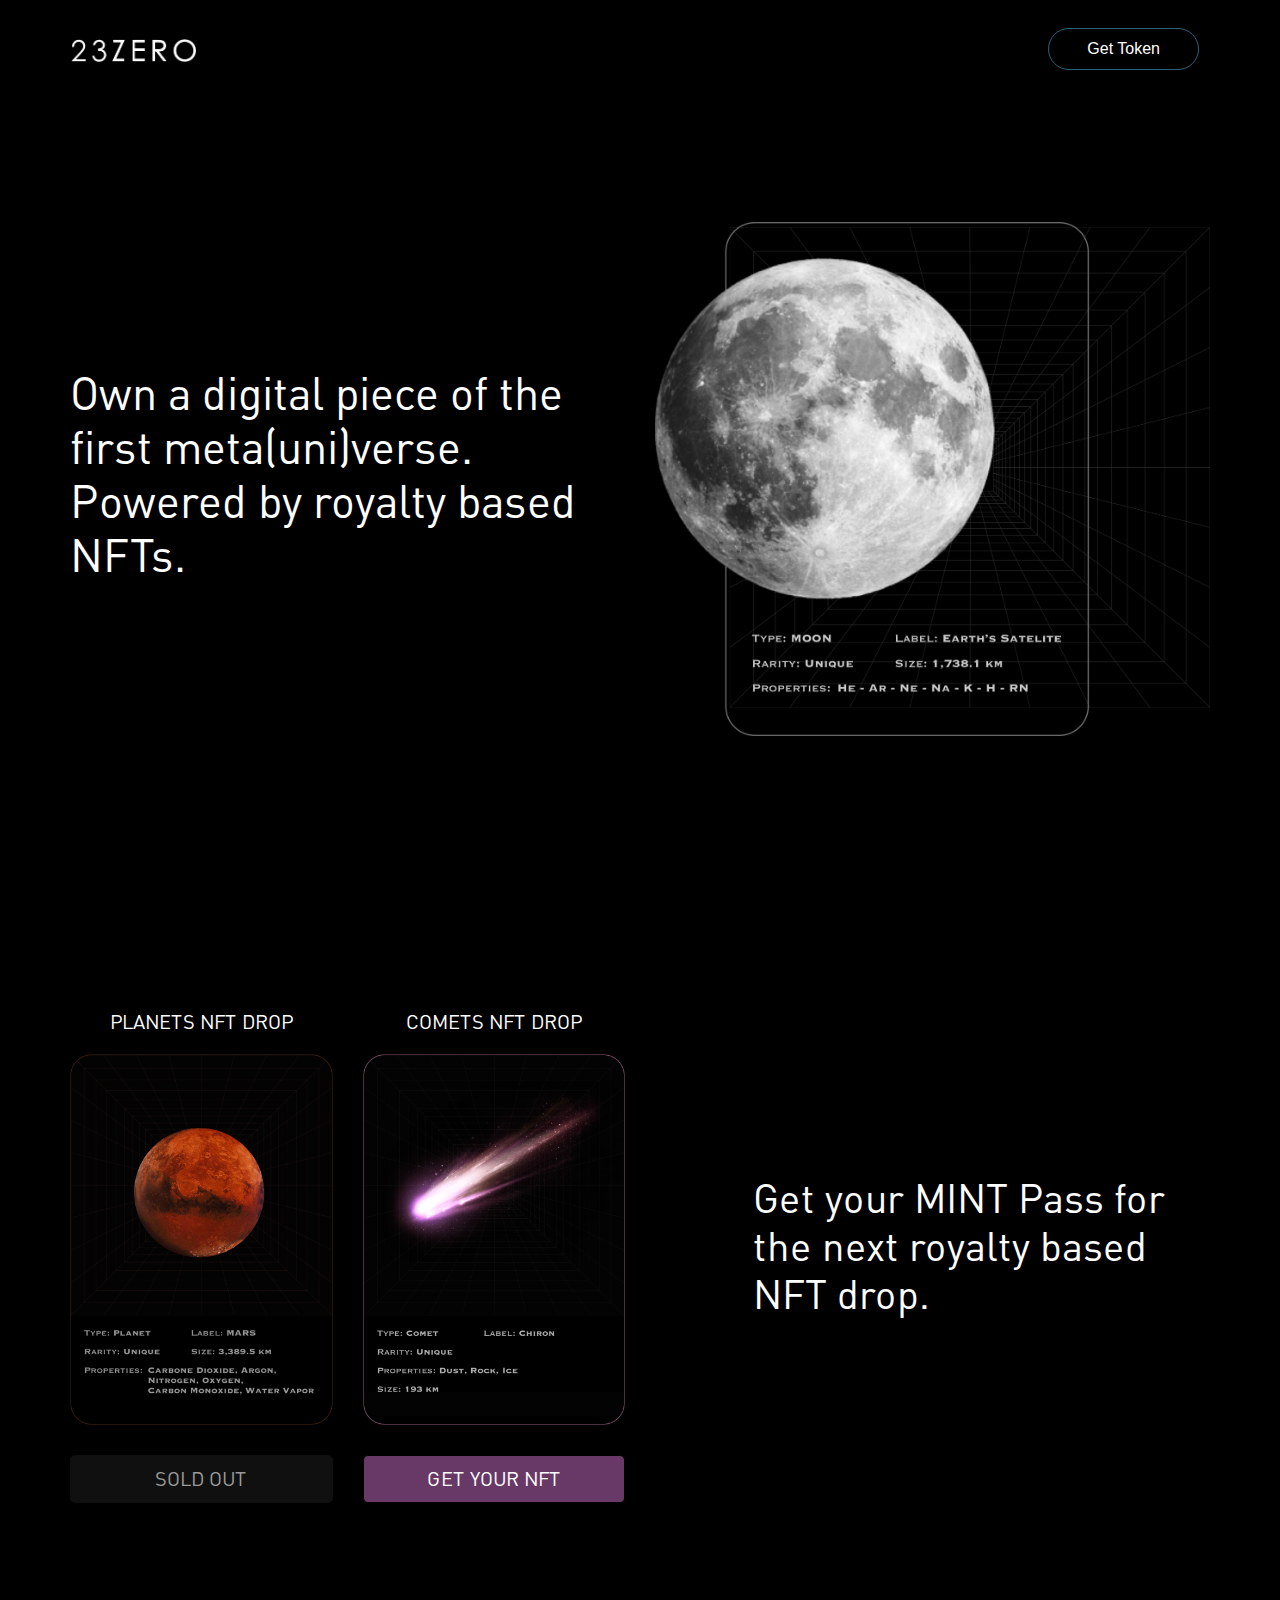
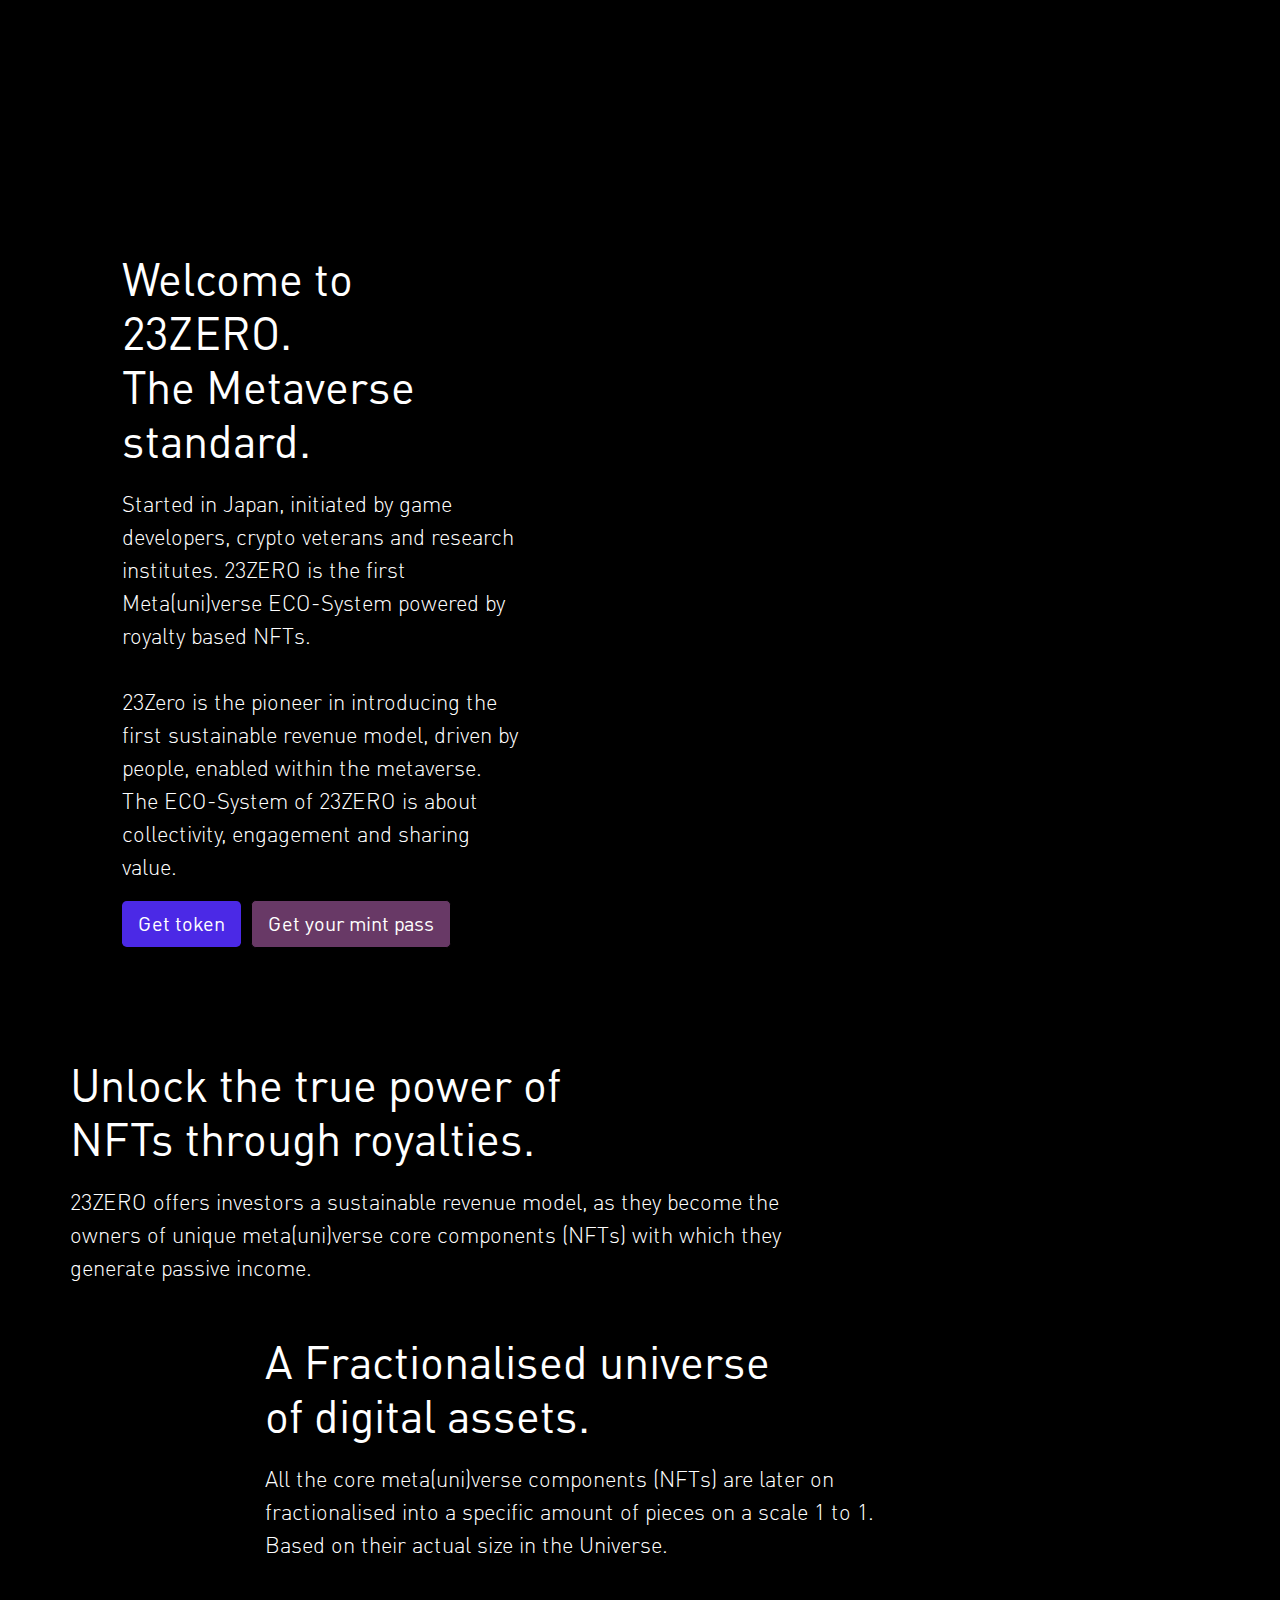
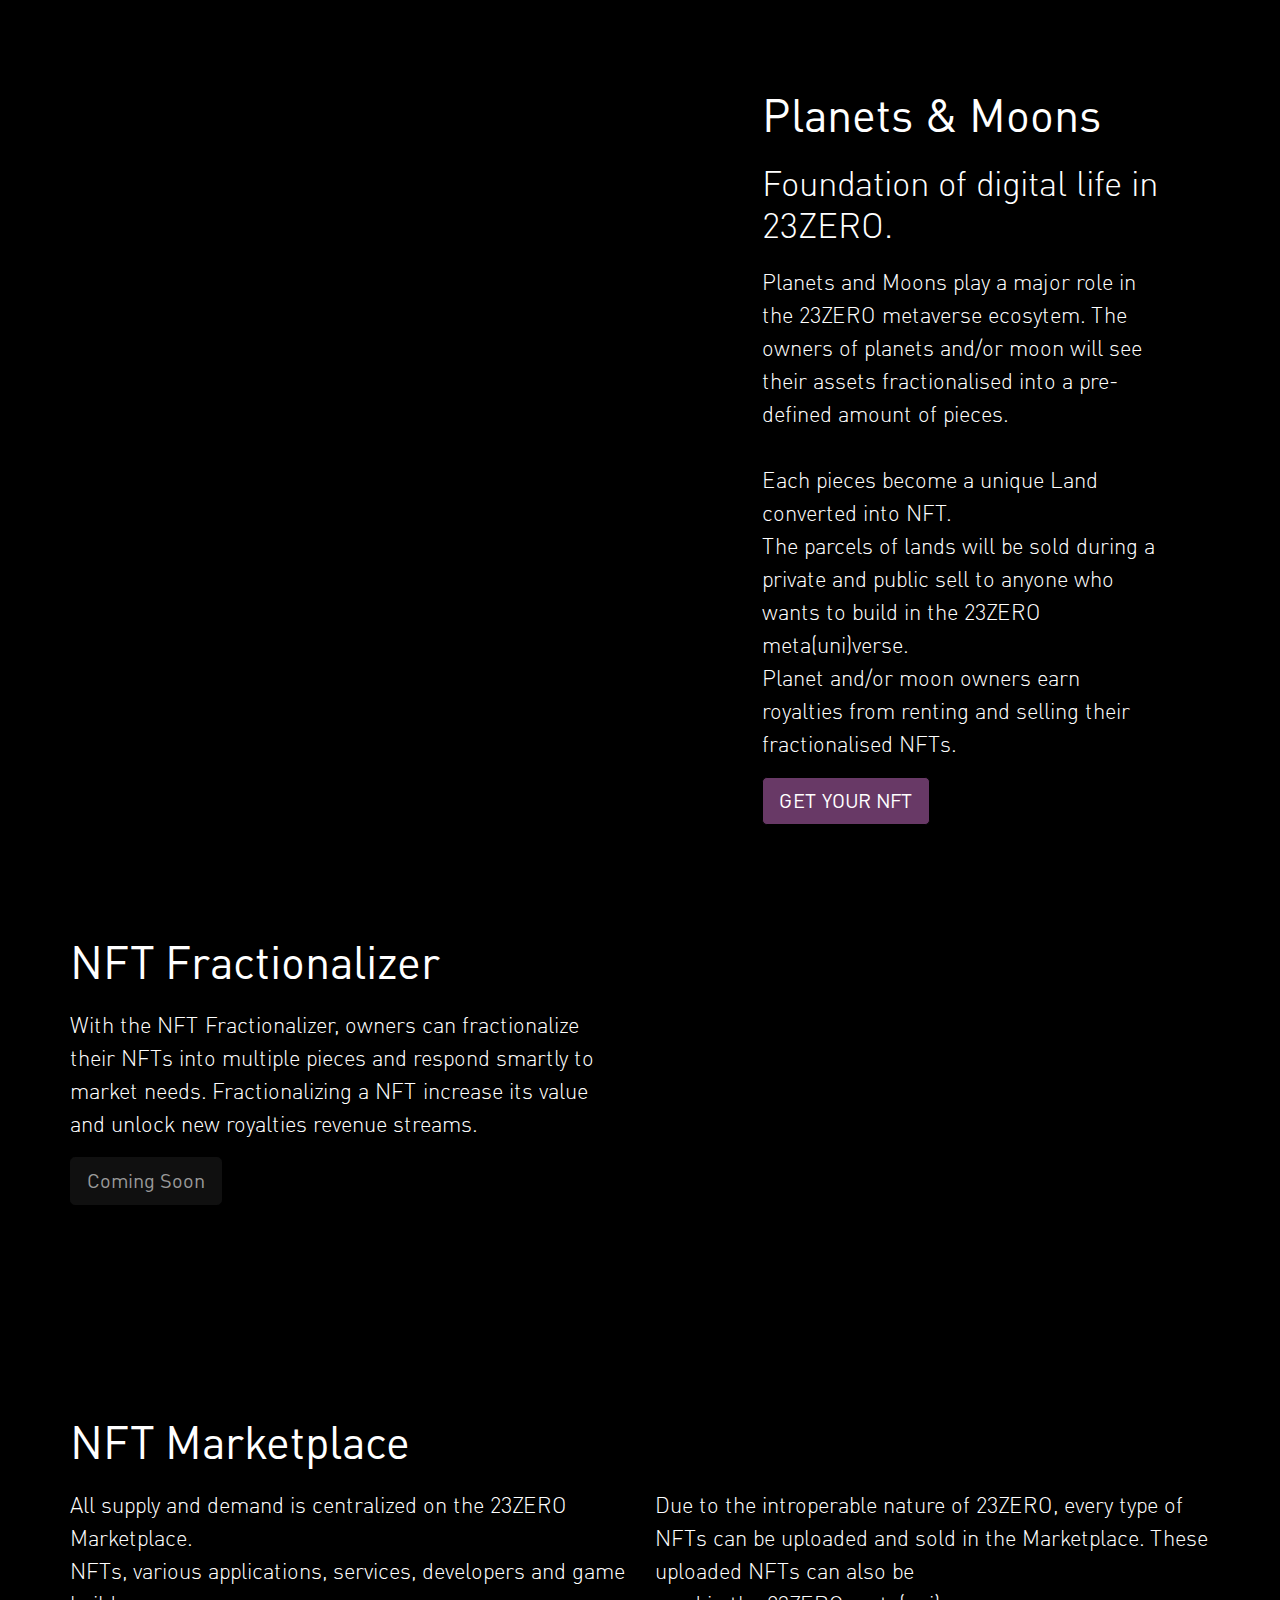
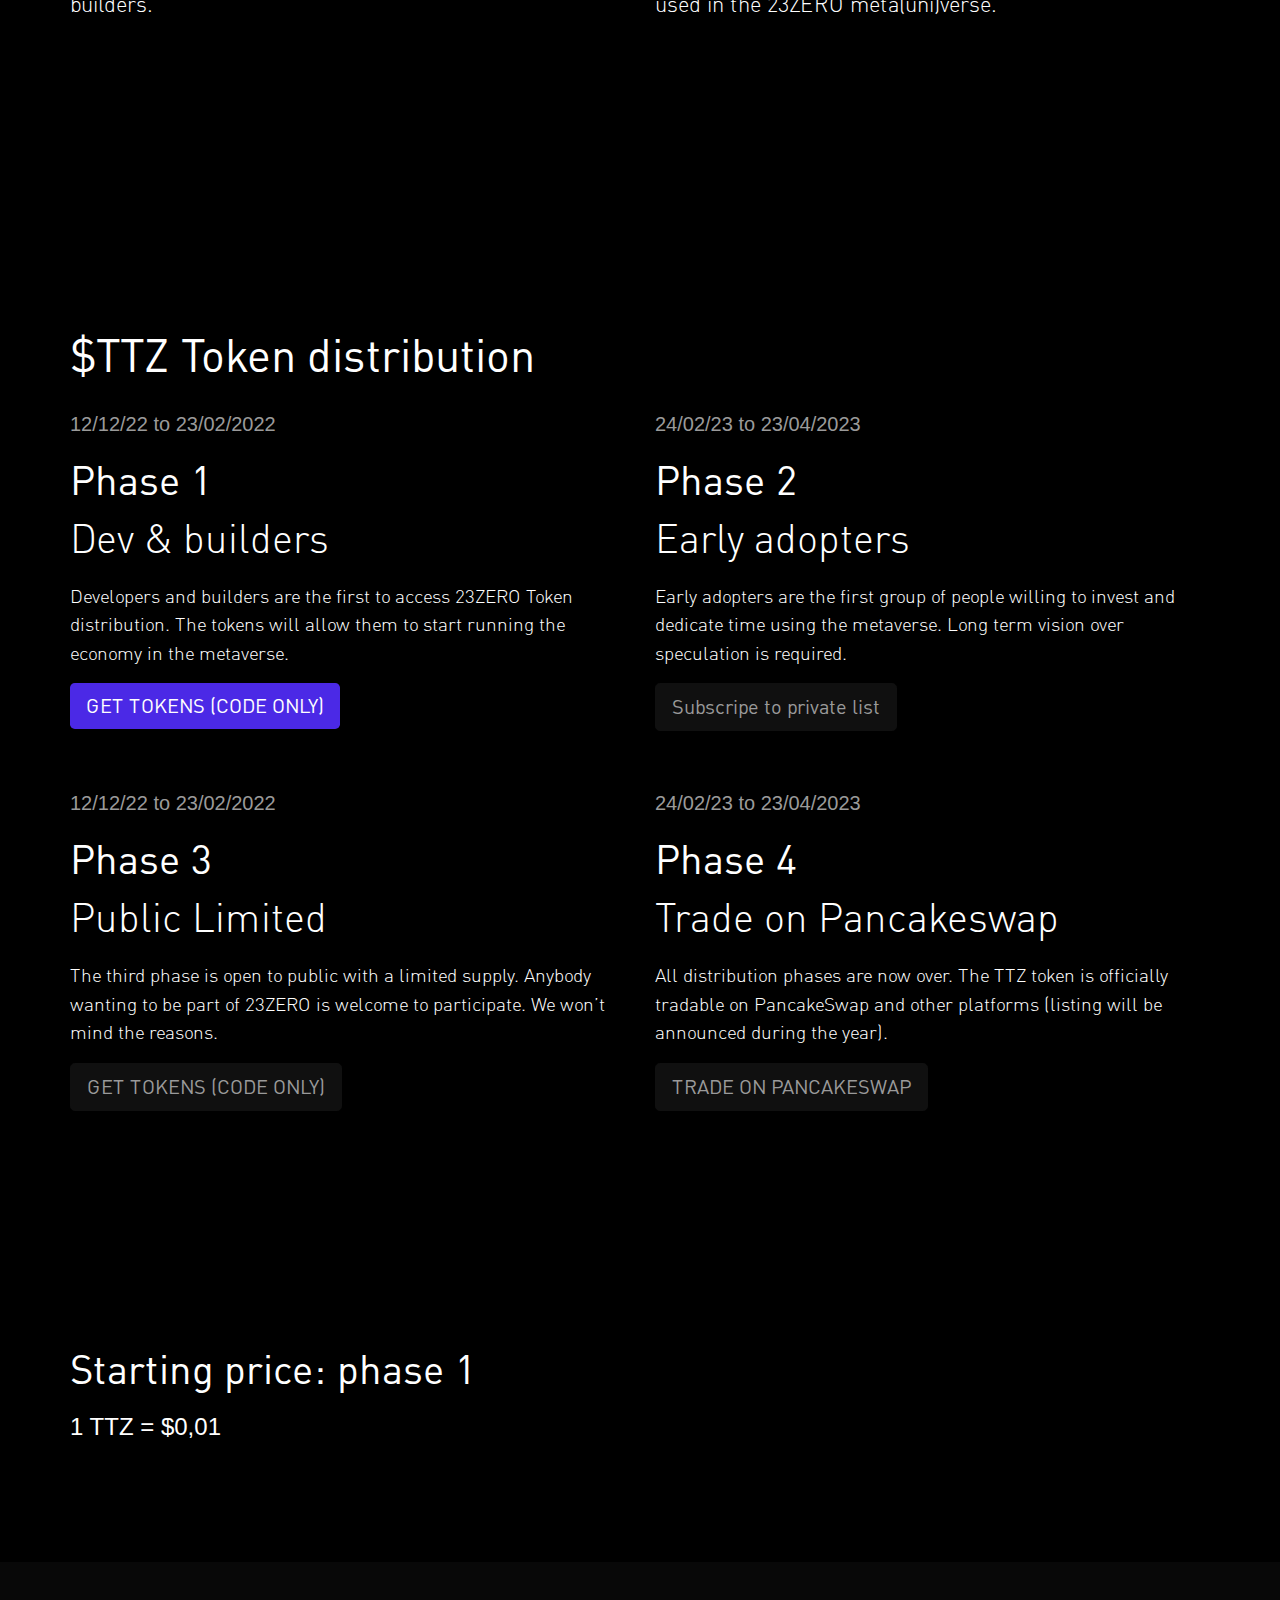
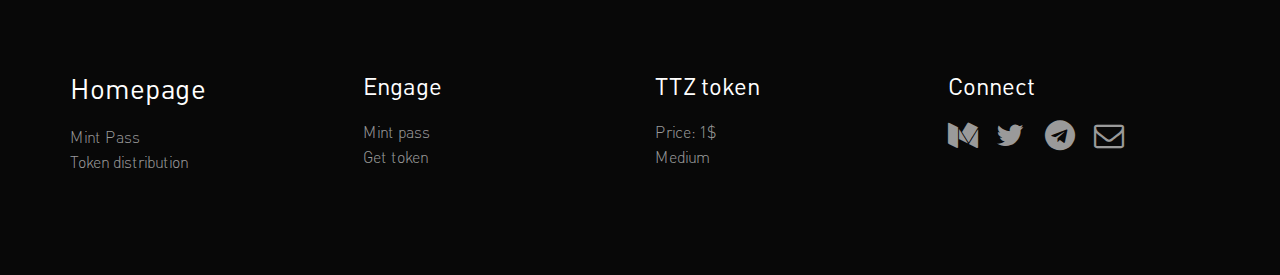
<file: index.html>
<!doctype html>
<html>
<head>
    <meta charset="utf-8">
    <meta name="keywords" content="">
    <meta name="description" content="">
    <meta name="viewport" content="width=device-width, initial-scale=1.0, viewport-fit=cover">
    <link rel="shortcut icon" type="image/png" href="favicon.png">
    
	<link rel="stylesheet" type="text/css" href="./css/bootstrap.min.css?2310">
	<link rel="stylesheet" type="text/css" href="style.css?8314">
	<link rel="stylesheet" type="text/css" href="./css/animate.min.css?6581">
	<link rel="stylesheet" type="text/css" href="./css/font-awesome.min.css">
	
    <title>Home</title>


    
<!-- Analytics -->
 
<!-- Analytics END -->
    
</head>
<body>

<!-- Preloader -->
<div id="page-loading-blocs-notifaction" class="page-preloader"></div>
<!-- Preloader END -->


<!-- Main container -->
<div class="page-container">
    
<!-- bloc-0 -->
<div class="bloc bloc-fill-screen bg-b-edge bgc-black d-bloc" id="bloc-0">
	<div class="container fill-bloc-top-edge">
		<div class="row">
			<div class="col-12">
				<nav class="navbar row navbar-dark navbar-expand-md" role="navigation">
					<a class="navbar-brand ltc-white" href="index.html"><img src="img/lazyload-ph.png" data-src="img/23ZERO.PNG" alt="logo" class="lazyload" /></a>
					<button id="nav-toggle" type="button" class="ui-navbar-toggler navbar-toggler border-0 p-0 mr-md-0 ml-auto" data-toggle="collapse" data-target=".navbar-31434" aria-expanded="false" aria-label="Toggle navigation">
						<span class="navbar-toggler-icon"></span>
					</button>
					<div class="collapse navbar-collapse navbar-31434 special-dropdown-nav">
						<ul class="site-navigation nav navbar-nav ml-auto">
							<li class="nav-item btn-top-right">
								<a href="get-token.html" class="nav-link a-btn ltc-white">Get Token</a>
							</li>
						</ul>
					</div>
				</nav>
			</div>
		</div>
	</div>
	<div class="container">
		<div class="row" display="flex" align-items="center">
			<div class="col" display="flex" align-items="center">
				<div class="row">
					<div class="col align-self-center">
						<h1 class="mg-md tc-white float-lg-none top-header h1-1-style text-lg-left">
							Own a digital piece of the first meta(uni)verse. Powered by royalty based NFTs<span>.</span>
						</h1>
					</div>
					<div class="col align-self-center">
						<img src="img/lazyload-ph.png" data-src="img/img-homepage-moon.png" class="img-fluid img-bloc-0-style float-sm-right lazyload" alt="img homepage-moon" />
					</div>
				</div>
			</div>
		</div>
	</div>
	<div class="container fill-bloc-bottom-edge">
		<div class="row">
			<div class="col-12">
			</div>
		</div>
	</div>
</div>
<!-- bloc-0 END -->

<!-- ScrollToTop Button -->
<a class="bloc-button btn btn-d scrollToTop" onclick="scrollToTarget('1',this)"><span class="fa fa-chevron-up"></span></a>
<!-- ScrollToTop Button END-->


<!-- bloc-1 -->
<div class="bloc bgc-black" id="bloc-1">
	<div class="container bloc-lg">
		<div class="row">
			<div class="col-md-4 order-sm-1 offset-lg-0 col-lg-3">
				<h5 class="mg-md tc-white text-lg-center h5-bloc-1-style">
					PLANETS NFT DROP
				</h5><img src="img/lazyload-ph.png" data-src="img/img-homepage-nft-mars.png" class="img-fluid mg-md img-bloc-1-style mx-auto d-block lazyload" alt="img homepage-nft-mars" /><a href="index.html" class="btn btn-d btn-lg btn-block btn-soldout">SOLD OUT</a>
			</div>
			<div class="col-md-4 order-sm-1 offset-lg-0 col-lg-3">
				<h5 class="mg-md tc-white text-lg-center h5-bloc-1-style">
					COMETS NFT DROP
				</h5><img src="img/lazyload-ph.png" data-src="img/comets-nft%202.PNG" class="img-fluid mg-md img-bloc-1-style mx-auto d-block lazyload" alt="img homepage-nft-mars" /><a href="get-token.html" class="btn btn-d btn-lg btn-block btn-getyourmintpass">GET YOUR NFT</a>
			</div>
			<div class="col-md-4 align-self-center col-lg-5 offset-lg-1 order-sm-1">
				<h1 class="tc-white h1-bloc-1-style mg-md">
					Get your MINT Pass for the next royalty based NFT drop.
				</h1>
			</div>
		</div>
	</div>
</div>
<!-- bloc-1 END -->

<!-- bloc-2 -->
<div class="bloc bgc-black d-bloc" id="bloc-2">
	<div class="container bloc-lg">
		<div class="row">
			<div class="col-md-3">
				<img src="img/lazyload-ph.png" data-src="img/Group%2016.png" class="img-fluid img-group-16-style mx-auto d-block mg-sm lazyload" alt="Group%2016" />
			</div>
			<div class="col-md-3">
				<img src="img/lazyload-ph.png" data-src="img/Group%2017.png" class="img-fluid img-group-17-style mx-auto d-block mg-sm lazyload" alt="Group%2017" />
			</div>
			<div class="col-md-3 col-lg-2">
				<img src="img/lazyload-ph.png" data-src="img/Group%2019.png" class="img-fluid mx-auto d-block img-group-18-style mg-sm lazyload" alt="Group%2018" />
			</div>
			<div class="col-md-3 col-lg-2">
				<img src="img/lazyload-ph.png" data-src="img/Group%2018.png" class="img-fluid mx-auto d-block img-group-19-style lazyload" alt="Group%2019" />
			</div>
		</div>
	</div>
</div>
<!-- bloc-2 END -->

<!-- bloc-3 -->
<div class="bloc full-width-bloc tc-white l-bloc" id="bloc-3">
	<div class="container ">
		<div class="row bgc-black">
			<div class="order-md-0 col-md-12 col-lg-6 offset-lg-1 order-lg-1 scroll-fx-right-in animated fadeIn order-sm-0" data-appear-anim-style="fadeIn">
				<img src="img/lazyload-ph.png" data-src="img/blue%20planet.PNG" class="img-fluid mx-auto d-block lazyload" alt="img homepage-planet-blue%201" />
			</div>
			<div class="align-self-center offset-md-1 col-md-10 col-sm-10 offset-sm-1 col-10 offset-1 offset-lg-1 col-lg-4">
				<h2 class="mg-md tc-white h2-style">
					Welcome to 23ZERO.<br>The Metaverse standard.<br>
				</h2>
				<p class="p-style">
					Started in Japan, initiated by game developers, crypto veterans and research institutes. 23ZERO is the first Meta(uni)verse ECO-System powered by royalty based NFTs.<br><br>23Zero is the pioneer in introducing the first sustainable revenue model, driven by people, enabled within the metaverse. The ECO-System of 23ZERO is about collectivity, engagement and sharing value.<br>
				</p><a href="get-token.html" class="btn btn-d btn-lg btn-blue float-lg-none">Get token</a><a href="get-token.html" class="btn btn-d btn-lg btn-getyourmintpass btn-purple-welcome">Get your mint pass</a>
			</div>
		</div>
	</div>
</div>
<!-- bloc-3 END -->

<!-- bloc-4 -->
<div class="bloc bgc-black tc-white d-bloc" id="bloc-4">
	<div class="container bloc-lg">
		<div class="row">
			<div class="offset-sm-1 col-lg-8 offset-lg-0 col-sm-10">
				<h3 class="mg-md tc-white h3-style">
					Unlock the true power of<br>NFTs through royalties.<br>
				</h3>
				<p class="p-bloc-4-style mg-lg">
					23ZERO offers investors a sustainable revenue model, as they become the owners of unique meta(uni)verse core components (NFTs) with which they generate passive income.
				</p>
			</div>
			<div class="order-lg-0 col-lg-7 offset-lg-2 col offset-sm-1">
				<h3 class="h3-bloc-4-style mg-md">
					A Fractionalised universe<br>of digital assets.<br>
				</h3>
				<p class="p-3-style">
					All the core meta(uni)verse components (NFTs) are later on fractionalised into a specific amount of pieces on a scale 1 to 1. Based on their actual size in the Universe.<br>
				</p>
			</div>
		</div>
	</div>
</div>
<!-- bloc-4 END -->

<!-- bloc-5 -->
<div class="bloc full-width-bloc bgc-black tc-white d-bloc" id="bloc-5">
	<div class="container ">
		<div class="row">
			<div class="col-md-12 offset-lg--1 col-lg-6">
				<img src="img/lazyload-ph.png" data-src="img/img-homepage-planet-white%201.png" class="img-fluid mx-auto d-block scroll-fx-left-in animated fadeIn lazyload" data-appear-anim-style="fadeIn" alt="img homepage-planet-white%201" />
			</div>
			<div class="align-self-center col-sm-10 offset-sm-1 offset-1 col-10 offset-lg-1 col-lg-4 offset-md-1 col-md-10">
				<h2 class="mg-md tc-white h2-feature-title-style">
					Planets &amp; Moons
				</h2>
				<h3 class="mg-md tc-white h3-3-style">
					Foundation of digital life in 23ZERO.
				</h3>
				<p class="p-4-style">
					Planets and Moons play a major role in the 23ZERO metaverse ecosytem. The owners of planets and/or moon will see their assets fractionalised into a pre-defined amount of pieces.<br><br>Each pieces become a unique Land converted into NFT.<br>The parcels of lands will be sold during a private and public sell to anyone who wants to build in the 23ZERO meta(uni)verse.<br>Planet and/or moon owners earn royalties from renting and selling their fractionalised NFTs.<br>
				</p><a href="get-token.html" class="btn btn-d btn-lg btn-getyourmintpass">GET YOUR NFT</a>
			</div>
		</div>
	</div>
</div>
<!-- bloc-5 END -->

<!-- bloc-6 -->
<div class="bloc bgc-black tc-white d-bloc" id="bloc-6">
	<div class="container bloc-lg">
		<div class="row">
			<div class="col-md-6 order-md-1">
				<img src="img/lazyload-ph.png" data-src="img/img-homepage-fractionalizer%201.png" class="img-fluid mx-auto d-block lazyload" alt="placeholder image" />
			</div>
			<div class="col-md-6 align-self-center">
				<h2 class="mg-md tc-white h2-3-style">
					NFT Fractionalizer
				</h2>
				<p class="p-5-style">
					With the NFT Fractionalizer, owners can fractionalize their NFTs into multiple pieces and respond smartly to market needs. Fractionalizing a NFT increase its value and unlock new royalties revenue streams.<br>
				</p><a href="index.html" class="btn btn-d btn-lg btn-soldout">Coming Soon<br></a>
			</div>
		</div>
	</div>
</div>
<!-- bloc-6 END -->

<!-- bloc-7 -->
<div class="bloc bgc-black tc-white d-bloc" id="bloc-7">
	<div class="container bloc-lg">
		<div class="row">
			<div class="col-lg-6 col-md-6">
				<h3 class="mg-md h3-4-style tc-white">
					NFT Marketplace
				</h3>
				<p class="p-6-style">
					All supply and demand is centralized on the 23ZERO Marketplace.<br>NFTs, various applications, services, developers and game builders.<br>
				</p>
			</div>
			<div class="col-lg-6 col-md-6">
				<h3 class="mg-md h3-bloc-7-style">
					<br>
				</h3>
				<p class="p-bloc-7-style">
					Due to the introperable nature of 23ZERO, every type of NFTs can be uploaded and sold in the Marketplace. These uploaded NFTs can also be<br>used in the 23ZERO meta(uni)verse.<br>
				</p>
			</div>
		</div>
		<div class="row voffset-lg">
			<div class="col order-md-0 offset-lg-0">
				<img src="img/lazyload-ph.png" data-src="img/Group%208.png" class="img-fluid mx-auto d-block lazyload" alt="Group%208" />
			</div>
			<div class="col">
				<img src="img/lazyload-ph.png" data-src="img/Group%2011.png" class="img-fluid mx-auto d-block lazyload" alt="Group%2011" />
			</div>
			<div class="col">
				<img src="img/lazyload-ph.png" data-src="img/Group%2013.png" class="img-fluid mx-auto d-block lazyload" alt="Group%2013" />
			</div>
			<div class="col">
				<img src="img/lazyload-ph.png" data-src="img/Group%2015.png" class="img-fluid mx-auto d-block lazyload" alt="Group%2015" />
			</div>
			<div class="col">
				<img src="img/lazyload-ph.png" data-src="img/comet-nft-green.PNG" class="img-fluid mx-auto d-block lazyload" alt="comet nft-green.PNG" />
			</div>
		</div>
	</div>
</div>
<!-- bloc-7 END -->

<!-- bloc-8 -->
<div class="bloc bgc-black tc-white d-bloc" id="bloc-8">
	<div class="container bloc-lg">
		<div class="row">
			<div class="col">
				<h1 class="mg-md tc-white h1-style">
					$TTZ Token distribution
				</h1>
				<div class="row">
					<div class="col">
						<h6 class="mg-md h6-style tc-manatee">
							12/12/22 to 23/02/2022
						</h6>
						<h2 class="tc-white h2-4-style mg-sm">
							Phase 1
						</h2>
						<h1 class="mg-md h1-dev-builders-style">
							Dev &amp; builders
						</h1>
						<p class="p-8-style">
							Developers and builders are the first to access 23ZERO Token distribution. The tokens will allow them to start running the economy in the metaverse.<br>
						</p><a href="get-token.html" class="btn btn-d btn-lg btn-blue">GET TOKENS (CODE ONLY)</a>
					</div>
					<div class="col">
						<h6 class="mg-md h6-style tc-manatee">
							24/02/23 to 23/04/2023
						</h6>
						<h2 class="tc-white h2-4-style mg-sm">
							Phase 2
						</h2>
						<h1 class="mg-md h1-early-adopters-style">
							Early adopters
						</h1>
						<p class="p-8-style">
							Early adopters are the first group of people willing to invest and dedicate time using the metaverse. Long term vision over speculation is required.<br>
						</p><a href="index.html" class="btn btn-d btn-lg btn-soldout">Subscripe to private list</a>
					</div>
				</div>
				<div class="row voffset-md">
					<div class="col">
						<h6 class="mg-md h6-style tc-manatee">
							12/12/22 to 23/02/2022
						</h6>
						<h2 class="tc-white h2-4-style mg-sm">
							Phase 3
						</h2>
						<h1 class="mg-md h1-public-limited-style">
							Public Limited
						</h1>
						<p class="p-8-style">
							The third phase is open to public with a limited supply. Anybody wanting to be part of 23ZERO is welcome to participate. We won&rsquo;t mind the reasons.
						</p><a href="index.html" class="btn btn-d btn-lg btn-soldout">GET TOKENS (CODE ONLY)</a>
					</div>
					<div class="col">
						<h6 class="mg-md h6-style tc-manatee">
							24/02/23 to 23/04/2023
						</h6>
						<h2 class="tc-white h2-4-style mg-sm">
							Phase 4
						</h2>
						<h1 class="mg-md h1-bloc-8-style">
							Trade on Pancakeswap
						</h1>
						<p class="p-8-style">
							All distribution phases are now over. The TTZ token is officially tradable on PancakeSwap and other platforms (listing will be announced during the year).
						</p><a href="index.html" class="btn btn-d btn-lg btn-soldout">TRADE ON PANCAKESWAP</a>
					</div>
				</div>
			</div>
		</div>
	</div>
</div>
<!-- bloc-8 END -->

<!-- bloc-9332 -->
<div class="bloc bgc-black" id="bloc-9332">
	<div class="container bloc-lg">
		<div class="row">
			<div class="col-md-7">
				<img src="img/lazyload-ph.png" data-src="img/tzz-medium.png" class="img-fluid float-lg-none lazyload" alt="tzz medium" />
				<h1 class="mg-md h1-8-style tc-white startingprice">
					Starting price: phase 1
				</h1>
				<h4 class="mg-md tc-white ">
					1 TTZ = $0,01
				</h4>
			</div>
		</div>
	</div>
</div>
<!-- bloc-9332 END -->

<!-- bloc-9 -->
<div class="bloc bgc-smoky-black-2 d-bloc" id="bloc-9">
	<div class="container bloc-lg">
		<div class="row">
			<div class="col-md-3 col-sm-6">
				<h4 class="mg-md text-sm-left text-center tc-white h4-style">
					Homepage
				</h4><a href="index.html" class="a-btn a-block footer-link ltc-manatee">Mint Pass</a><a href="index.html" class="a-btn a-block footer-link">Token distribution</a>
			</div>
			<div class="col-md-3 col-sm-6">
				<h4 class="mg-md text-sm-left text-center tc-white h4-engage-style">
					Engage
				</h4><a href="index.html" class="a-btn a-block footer-link">Mint pass</a><a href="index.html" class="a-btn a-block footer-link">Get token</a>
			</div>
			<div class="col-md-3 col-sm-6">
				<h4 class="mg-md text-sm-left text-center tc-white h4-follow-us-style">
					TTZ token
				</h4><a href="index.html" class="a-btn a-block footer-link">Price: 1$</a><a href="index.html" class="a-btn a-block footer-link">Medium</a>
			</div>
			<div class="col-md-3 col-sm-6">
				<h4 class="mg-md text-sm-left text-center tc-white h4-connect-style">
					Connect
				</h4>
				<div class="row">
					<div class="col-6 col-sm-2 col offset-sm-0">
						<div class="text-center">
							<a href="https://blocsapp.com/"><span class="icon-md none fa fa-medium"></span></a>
						</div>
					</div>
					<div class="col-6 col-sm-2">
						<div class="text-center">
							<a href="https://blocsapp.com/"><span class="fa fa-twitter icon-md"></span></a>
						</div>
					</div>
					<div class="col-6 col-sm-2">
						<div class="text-center">
							<a href="https://blocsapp.com/"><span class="icon-md fa fa-telegram"></span></a>
						</div>
					</div>
					<div class="col-6 col-sm-2">
						<div class="text-center">
							<a href="https://blocsapp.com/"><span class="fa fa-envelope-o icon-md"></span></a>
						</div>
					</div>
				</div>
			</div>
		</div>
	</div>
</div>
<!-- bloc-9 END -->

</div>
<!-- Main container END -->
    

<script src="./js/jquery-3.5.1.min.js?573"></script>
<script src="./js/bootstrap.bundle.min.js?3245"></script>
<script src="./js/blocs.min.js?1528"></script>
<script src="./js/lazysizes.min.js" defer></script>
<script src="./js/scrollFX.js?5896"></script>
<!-- Additional JS END -->


</body>
</html>
</file>
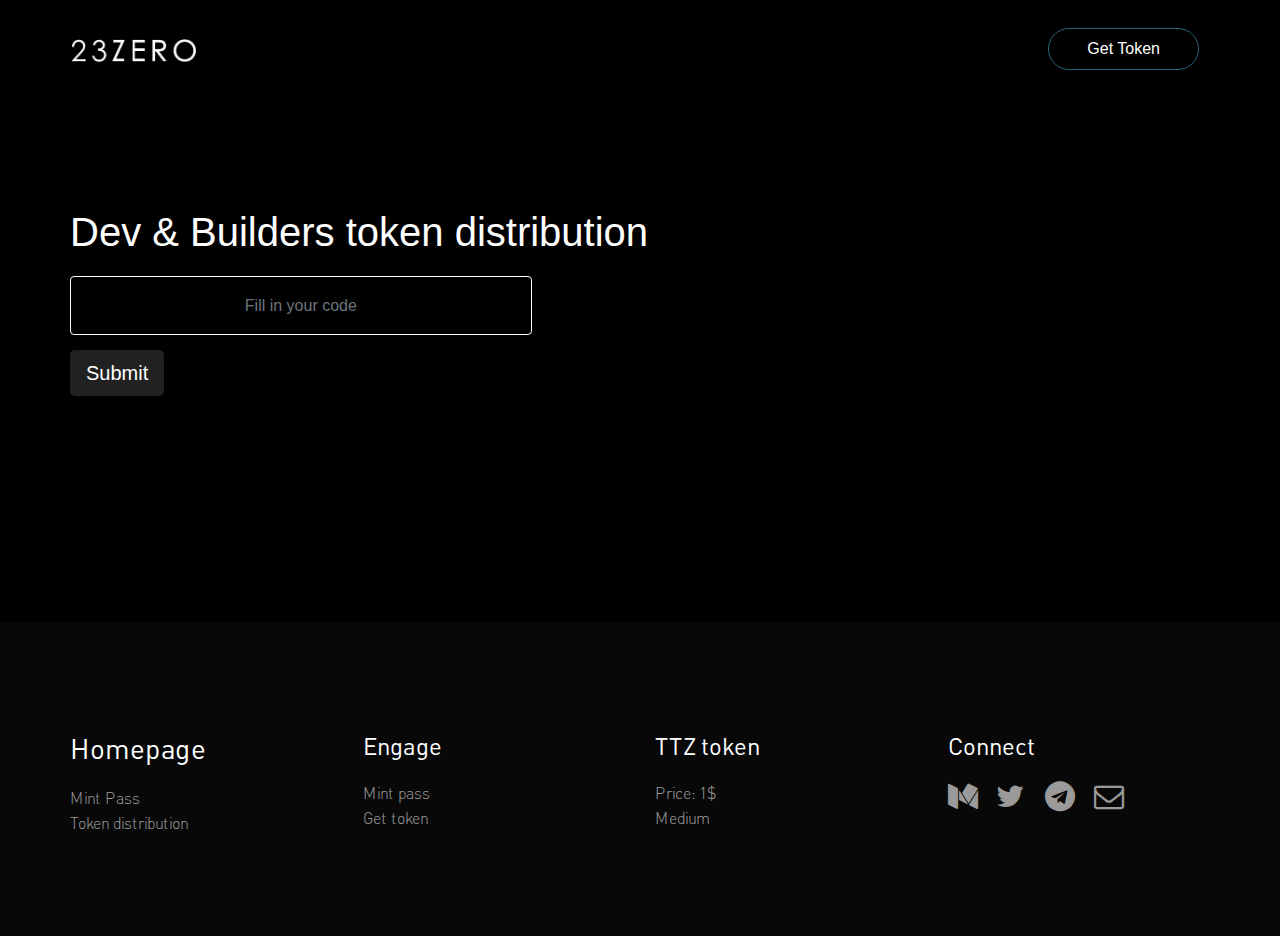
<file: get-token.html>
<!doctype html>
<html>
<head>
    <meta charset="utf-8">
    <meta name="keywords" content="">
    <meta name="description" content="">
    
    <link rel="shortcut icon" type="image/png" href="favicon.png">
    
	<link rel="stylesheet" type="text/css" href="./css/bootstrap.min.css?160">
	<link rel="stylesheet" type="text/css" href="style.css?1085">
	<link rel="stylesheet" type="text/css" href="./css/animate.min.css?103">
	<link rel="stylesheet" type="text/css" href="./css/font-awesome.min.css">
	
    <title>Get token</title>


    
<!-- Analytics -->
 
<!-- Analytics END -->
    
</head>
<body>

<!-- Preloader -->
<div id="page-loading-blocs-notifaction" class="page-preloader"></div>
<!-- Preloader END -->


<!-- Main container -->
<div class="page-container">
    
<!-- bloc-1 -->
<div class="bloc bgc-black d-bloc" id="bloc-1">
	<div class="container bloc-sm">
		<div class="row">
			<div class="col">
				<nav class="navbar navbar-light row navbar-expand-md" role="navigation">
					<a class="navbar-brand" href="index.html"><img src="img/lazyload-ph.png" data-src="img/23ZERO.PNG" alt="logo" class="lazyload" /></a>
					<button id="nav-toggle" type="button" class="ml-auto ui-navbar-toggler navbar-toggler border-0 p-0" data-toggle="collapse" data-target=".navbar-45644" aria-expanded="false" aria-label="Toggle navigation">
						<span class="navbar-toggler-icon"></span>
					</button>
					<div class="collapse navbar-collapse navbar-45644">
						<ul class="site-navigation nav navbar-nav ml-auto">
							<li class="nav-item btn-top-right">
								<a href="get-token.html" class="nav-link a-btn ltc-white">Get Token</a>
							</li>
						</ul>
					</div>
				</nav>
			</div>
		</div>
	</div>
</div>
<!-- bloc-1 END -->

<!-- bloc-2 -->
<div class="bloc" id="bloc-2">
	<div class="container bloc-lg">
		<div class="row">
			<div class="col">
				<h1 class="mg-md tc-white">
					Dev &amp; Builders token distribution
				</h1>
				<div class="form-group">
					<input class="form-control field-style" placeholder="Fill in your code" required /><a href="get-token.html" class="btn btn-d btn-lg btn-submit">Submit</a>
					<h1 class="mg-md">
						<br><br>
					</h1>
				</div>
			</div>
		</div>
	</div>
</div>
<!-- bloc-2 END -->

<!-- bloc-2 -->
<div class="bloc bgc-smoky-black d-bloc" id="bloc-2">
	<div class="container bloc-lg">
		<div class="row">
			<div class="col-md-3 col-sm-6">
				<h4 class="mg-md text-sm-left text-center tc-white h4-style">
					Homepage
				</h4><a href="index.html" class="a-btn a-block footer-link ltc-manatee">Mint Pass</a><a href="index.html" class="a-btn a-block footer-link">Token distribution</a>
			</div>
			<div class="col-md-3 col-sm-6">
				<h4 class="mg-md text-sm-left text-center tc-white h4-engage-style">
					Engage
				</h4><a href="index.html" class="a-btn a-block footer-link">Mint pass</a><a href="index.html" class="a-btn a-block footer-link">Get token</a>
			</div>
			<div class="col-md-3 col-sm-6">
				<h4 class="mg-md text-sm-left text-center tc-white h4-follow-us-style">
					TTZ token
				</h4><a href="index.html" class="a-btn a-block footer-link">Price: 1$</a><a href="index.html" class="a-btn a-block footer-link">Medium</a>
			</div>
			<div class="col-md-3 col-sm-6">
				<h4 class="mg-md text-sm-left text-center tc-white h4-connect-style">
					Connect
				</h4>
				<div class="row">
					<div class="col-6 col-sm-2 col offset-sm-0">
						<div class="text-center">
							<a href="https://blocsapp.com/"><span class="icon-md none fa fa-medium"></span></a>
						</div>
					</div>
					<div class="col-6 col-sm-2">
						<div class="text-center">
							<a href="https://blocsapp.com/"><span class="fa fa-twitter icon-md"></span></a>
						</div>
					</div>
					<div class="col-6 col-sm-2">
						<div class="text-center">
							<a href="https://blocsapp.com/"><span class="icon-md fa fa-telegram"></span></a>
						</div>
					</div>
					<div class="col-6 col-sm-2">
						<div class="text-center">
							<a href="https://blocsapp.com/"><span class="fa fa-envelope-o icon-md"></span></a>
						</div>
					</div>
				</div>
			</div>
		</div>
	</div>
</div>
<!-- bloc-2 END -->

</div>
<!-- Main container END -->
    

<script src="./js/jquery-3.5.1.min.js?573"></script>
<script src="./js/bootstrap.bundle.min.js?3245"></script>
<script src="./js/blocs.min.js?1528"></script>
<script src="./js/lazysizes.min.js" defer></script>
<script src="./js/scrollFX.js?4665"></script>
<!-- Additional JS END -->


</body>
</html>
</file>
<file: style.css>
/*-----------------------------------------------------------------------------------
	    23zero
        Built with Blocs
-----------------------------------------------------------------------------------*/
 
body{
	margin:0;
	padding:0;
    background:#000000;
    overflow-x:hidden;
    -webkit-font-smoothing: antialiased;
    -moz-osx-font-smoothing: grayscale;
}
.page-container{overflow:hidden;} /* Prevents unwanted scroll space when scroll FX used. */
a,button{transition: background .3s ease-in-out;outline: none!important;} /* Prevent ugly blue glow on chrome and safari */
a:hover{text-decoration: none; cursor:pointer;}


/* Preloader */

.page-preloader{position: fixed;top: 0;bottom: 0;width: 100%;z-index:100000;background:#FFFFFF url("img/pageload-spinner.gif") no-repeat center center;animation-name: preloader-fade;animation-delay: 2s;animation-duration: 0.5s;animation-fill-mode: both;}
@keyframes preloader-fade {0% {opacity: 1;visibility: visible;}100% {opacity: 0;visibility: hidden;}}

/* = Web Fonts
-------------------------------------------------------------- */

@font-face {
	font-family:'DINPro';
	src: url('./fonts/DINPro/DINPro.woff2');
	src: url('./fonts/DINPro/DINPro.woff2') format('woff2'),
	url('./fonts/DINPro/DINPro.woff') format('woff'),
	url('./fonts/DINPro/DINPro.eot?#iefix') format('embedded-opentype'),
	url('./fonts/DINPro/DINPro.ttf') format('truetype');
	font-weight: normal;
	font-style: normal;
}

@font-face {
	font-family:'DINPro-Light';
	src: url('./fonts/DINPro-Light/DINPro-Light.woff2');
	src: url('./fonts/DINPro-Light/DINPro-Light.woff2') format('woff2'),
	url('./fonts/DINPro-Light/DINPro-Light.woff') format('woff'),
	url('./fonts/DINPro-Light/DINPro-Light.eot?#iefix') format('embedded-opentype'),
	url('./fonts/DINPro-Light/DINPro-Light.ttf') format('truetype');
	font-weight: normal;
	font-style: normal;
}

/* = Blocs
-------------------------------------------------------------- */

.bloc{
	width:100%;
	clear:both;
	background: 50% 50% no-repeat;
	padding:0 50px;
	-webkit-background-size: cover;
	-moz-background-size: cover;
	-o-background-size: cover;
	background-size: cover;
	position:relative;
	display:flex;
}
.bloc .container{
	padding-left:0;
	padding-right:0;
}


/* Sizes */

.bloc-lg{
	padding:100px 50px;
}
.bloc-sm{
	padding:20px 50px;
}

/* = Full Screen Blocs 
-------------------------------------------------------------- */

.bloc-fill-screen{
	min-height:100vh;
	display: flex;
	flex-direction: column;
	padding-top:20px;
	padding-bottom:20px;
}
.bloc-fill-screen > .container{
	align-self: flex-middle;
	flex-grow: 1;
	display: flex;
	flex-wrap: wrap;
}
.bloc-fill-screen > .container > .row{
	flex-grow: 1;
	align-self: center;
	width:100%;
}
.bloc-fill-screen .fill-bloc-top-edge, .bloc-fill-screen .fill-bloc-bottom-edge{
	flex-grow: 0;
}
.bloc-fill-screen .fill-bloc-top-edge{
	align-self: flex-start;
}
.bloc-fill-screen .fill-bloc-bottom-edge{
	align-self: flex-end;
}

/* = Full Width Blocs 
-------------------------------------------------------------- */

.full-width-bloc{
	padding-left:0;
	padding-right:0;
}
.full-width-bloc .row{
	margin-left:0;
	margin-right:0;
}
.full-width-bloc .container{
	width:100%;
	max-width:100%!important;
}
.full-width-bloc .carousel img{
	width:100%;
	height:auto;
}


/* Background Styles */

.bg-center,.bg-l-edge,.bg-r-edge,.bg-t-edge,.bg-b-edge,.bg-tl-edge,.bg-bl-edge,.bg-tr-edge,.bg-br-edge,.bg-repeat{
	-webkit-background-size: auto!important;
	-moz-background-size: auto!important;
	-o-background-size: auto!important;
	background-size: auto!important;
}
.bg-b-edge{
	background: bottom no-repeat;
}


/* Dark theme */

.d-bloc{
	color:rgba(255,255,255,.7);
}
.d-bloc button:hover{
	color:rgba(255,255,255,.9);
}
.d-bloc .icon-round,.d-bloc .icon-square,.d-bloc .icon-rounded,.d-bloc .icon-semi-rounded-a,.d-bloc .icon-semi-rounded-b{
	border-color:rgba(255,255,255,.9);
}
.d-bloc .divider-h span{
	border-color:rgba(255,255,255,.2);
}
.d-bloc .a-btn,.d-bloc .navbar a, .d-bloc a .icon-sm, .d-bloc a .icon-md, .d-bloc a .icon-lg, .d-bloc a .icon-xl, .d-bloc h1 a, .d-bloc h2 a, .d-bloc h3 a, .d-bloc h4 a, .d-bloc h5 a, .d-bloc h6 a, .d-bloc p a{
	color:rgba(255,255,255,.6);
}
.d-bloc .a-btn:hover,.d-bloc .navbar a:hover,.d-bloc a:hover .icon-sm, .d-bloc a:hover .icon-md, .d-bloc a:hover .icon-lg, .d-bloc a:hover .icon-xl, .d-bloc h1 a:hover, .d-bloc h2 a:hover, .d-bloc h3 a:hover, .d-bloc h4 a:hover, .d-bloc h5 a:hover, .d-bloc h6 a:hover, .d-bloc p a:hover{
	color:rgba(255,255,255,1);
}
.d-bloc .navbar-toggle .icon-bar{
	background:rgba(255,255,255,1);
}
.d-bloc .btn-wire,.d-bloc .btn-wire:hover{
	color:rgba(255,255,255,1);
	border-color:rgba(255,255,255,1);
}
.d-bloc .card{
	color:rgba(0,0,0,.5);
}
.d-bloc .card button:hover{
	color:rgba(0,0,0,.7);
}
.d-bloc .card icon{
	border-color:rgba(0,0,0,.7);
}
.d-bloc .card .divider-h span{
	border-color:rgba(0,0,0,.1);
}
.d-bloc .card .a-btn{
	color:rgba(0,0,0,.6);
}
.d-bloc .card .a-btn:hover{
	color:rgba(0,0,0,1);
}
.d-bloc .card .btn-wire, .d-bloc .card .btn-wire:hover{
	color:rgba(0,0,0,.7);
	border-color:rgba(0,0,0,.3);
}


/* Light theme */

.d-bloc .card,.l-bloc{
	color:rgba(0,0,0,.5);
}
.d-bloc .card button:hover,.l-bloc button:hover{
	color:rgba(0,0,0,.7);
}
.l-bloc .icon-round,.l-bloc .icon-square,.l-bloc .icon-rounded,.l-bloc .icon-semi-rounded-a,.l-bloc .icon-semi-rounded-b{
	border-color:rgba(0,0,0,.7);
}
.d-bloc .card .divider-h span,.l-bloc .divider-h span{
	border-color:rgba(0,0,0,.1);
}
.d-bloc .card .a-btn,.l-bloc .a-btn,.l-bloc .navbar a,.l-bloc a .icon-sm, .l-bloc a .icon-md, .l-bloc a .icon-lg, .l-bloc a .icon-xl, .l-bloc h1 a, .l-bloc h2 a, .l-bloc h3 a, .l-bloc h4 a, .l-bloc h5 a, .l-bloc h6 a, .l-bloc p a{
	color:rgba(0,0,0,.6);
}
.d-bloc .card .a-btn:hover,.l-bloc .a-btn:hover,.l-bloc .navbar a:hover, .l-bloc a:hover .icon-sm, .l-bloc a:hover .icon-md, .l-bloc a:hover .icon-lg, .l-bloc a:hover .icon-xl, .l-bloc h1 a:hover, .l-bloc h2 a:hover, .l-bloc h3 a:hover, .l-bloc h4 a:hover, .l-bloc h5 a:hover, .l-bloc h6 a:hover, .l-bloc p a:hover{
	color:rgba(0,0,0,1);
}
.l-bloc .navbar-toggle .icon-bar{
	color:rgba(0,0,0,.6);
}
.d-bloc .card .btn-wire,.d-bloc .card .btn-wire:hover,.l-bloc .btn-wire,.l-bloc .btn-wire:hover{
	color:rgba(0,0,0,.7);
	border-color:rgba(0,0,0,.3);
}

/* Row Margin Offsets */

.voffset-md{
	margin-top:50px;
}
.voffset-lg{
	margin-top:80px;
}


/* = NavBar
-------------------------------------------------------------- */

.hero .hero-nav{
	padding-left:inherit;
	padding-right:inherit;
}
.navbar-dark .nav .dropdown-menu .nav-link{
	color: rgb(64, 64, 64);
}
/* Handle Multi Level Navigation */.navbar-light .navbar-nav .nav-link {
	color: rgb(64, 64, 64);
}
.btco-menu li > a {
	padding: 10px 15px;
	color: #000;
}
.btco-menu .active a:focus,.btco-menu li a:focus ,.navbar > .show > a:focus{
	background: transparent;
	outline: 0;
}
.dropdown-menu .show > .dropdown-toggle::after{
	transform: rotate(-90deg);
}

/* = Bric adjustment margins
-------------------------------------------------------------- */

.mg-sm{
	margin-top:10px;
	margin-bottom:5px;
}
.mg-md{
	margin-top:10px;
	margin-bottom:20px;
}
.mg-lg{
	margin-top:10px;
	margin-bottom:40px;
}
img.mg-sm,img.mg-md,img.mg-lg{
	margin-top: 0;
}
img.mg-sm{
	margin-bottom:10px;
}
img.mg-md{
	margin-bottom:30px;
}
img.mg-lg{
	margin-bottom:50px;
}

/* = Buttons
-------------------------------------------------------------- */

.btn-d,.btn-d:hover,.btn-d:focus{
	color:#FFF;
	background:rgba(0,0,0,.3);
}

/* Prevent ugly blue glow on chrome and safari */
button{
	outline: none!important;
}

.a-block{
	width:100%;
	text-align:left;
	display: inline-block;
}
.text-center .a-block{
	text-align:center;
}

/* = Icons
-------------------------------------------------------------- */
.icon-md{
	font-size:30px!important;
}




.card-sq, .card-sq .card-header, .card-sq .card-footer{
	border-radius:0;
}
.card-rd{
	border-radius:30px;
}
.card-rd .card-header{
	border-radius:29px 29px 0 0;
}
.card-rd .card-footer{
	border-radius:0 0 29px 29px;
}


/* = Forms
-------------------------------------------------------------- */

.form-control{
	border-color:rgba(0,0,0,.1);
	box-shadow:none;
}



/* ScrollToTop button */

.scrollToTop{
	width:40px;
	height:40px;
	position:fixed;
	bottom:20px;
	right:20px;
	opacity: 0;
	z-index: 500;
	transition: all .3s ease-in-out;
}
.scrollToTop span{
	margin-top: 6px;
}
.showScrollTop{
	font-size: 14px;
	opacity: 1;
}

/* = Custom Styling
-------------------------------------------------------------- */

h1,h2,h3,h4,h5,h6,p,label,.btn,a{
	font-family:"Helvetica";
	background-color:transparent;
	border-color:#FFFFFF!important;
}
.container{
	max-width:1140px;
}
.link-style{
	font-family:"DINPro-Bold";
	line-height:30px;
}
.top-header{
	float:none;
}
.h1-1-style{
	width:100%;
	color:#ffffff;
	font-family:"DINPro";
	font-size:45px;
}
.btn-top-left{
	border-style:solid;
	border-color:#3C243E!important;
	text-align:center;
	color:#FFFFFF!important;
	padding:0px 7px 0px 7px;
	border-radius:20px 20px 20px 20px;
	border-width:1px 1px 1px 1px;
}
.btn-top-right{
	border-color:#28647B!important;
	border-style:solid;
	text-align:center;
	margin-right:10px;
	margin-left:10px;
	color:#FFFFFF!important;
	padding-right:30px;
	padding-left:30px;
	border-radius:70px 70px 70px 70px;
	border-width:1px 1px 1px 1px;
}
.btn-soldout{
	border-color:#101010!important;
	color:#9A9A9A!important;
	background-color:#101010;
	font-family:"DINPro";
}
.btn-getyourmintpass{
	background-color:#683966;
	border-color:#000000!important;
	font-family:"DINPro";
}
.img-group-18-style{
	height:29px;
}
.img-group-19-style{
	height:29px;
}
.p-style{
	font-size:22px;
	font-family:"DINPro-Light";
}
.btn-blue{
	background-color:#4B29E6;
	border-style:none;
	font-family:"DINPro";
}
.h2-style{
	font-size:45px;
	width:100%;
	font-family:"DINPro";
}
.p-bloc-4-style{
	font-size:22px;
	font-family:"DINPro-Light";
}
.h3-style{
	font-size:45px;
	font-family:"DINPro";
}
.h3-bloc-4-style{
	font-size:45px;
	font-family:"DINPro";
}
.p-3-style{
	font-size:22px;
	font-family:"DINPro-Light";
}
.h2-feature-title-style{
	font-size:45px;
	font-family:"DINPro";
}
.p-4-style{
	font-size:22px;
	font-family:"DINPro-Light";
}
.h3-3-style{
	font-size:35px;
	font-family:"DINPro-Light";
}
.h2-3-style{
	font-size:45px;
	font-family:"DINPro";
}
.p-5-style{
	font-size:22px;
	font-family:"DINPro-Light";
}
.h3-4-style{
	font-size:45px;
	font-family:"DINPro";
}
.p-6-style{
	font-size:22px;
	font-family:"DINPro-Light";
}
.divider-padding{
	padding-top:266px;
	padding-bottom:266px;
	border-style:solid;
	border-color:#FFFFFF!important;
	width:0.65%;
	text-align:center;
	border-width:1px 1px 1px 1px;
}
.h3-bloc-7-style{
	font-size:45px;
}
.p-bloc-7-style{
	font-size:22px;
	font-family:"DINPro-Light";
}
.img-group-11-style{
	width:225px;
	height:290px;
}
.img-group-12-style{
	height:277px;
	width:225px;
}
.img-group-13-style{
	height:277px;
	width:225px;
}
.img-group-15-style{
	height:277px;
	width:225px;
}
.img-group-8-style{
	width:140px;
	height:277px;
}
.p-8-style{
	font-size:19px;
	font-family:"DINPro-Light";
}
.h1-style{
	font-size:45px;
	font-family:"DINPro";
}
.h2-4-style{
	font-size:40px;
	font-family:"DINPro";
}
.h6-style{
	font-size:20px;
}
.h4-style{
	font-size:28px;
	font-family:"DINPro";
}
.row-price{
	height:100%;
	border-radius:7px 7px 7px 7px;
}
.column-ttzprice{
	;
}
.h1-bloc-1-style{
	font-family:"DINPro";
	width:100%;
}
.h1-dev-builders-style{
	font-family:"DINPro-Light";
}
.h1-early-adopters-style{
	font-family:"DINPro-Light";
}
.h1-public-limited-style{
	font-family:"DINPro-Light";
}
.h1-bloc-8-style{
	font-family:"DINPro-Light";
}
.img-group-17-style{
	height:29px;
}
.img-group-16-style{
	height:29px;
}
.navbar-brand img{
	height:23px;
}
.btn-purple-welcome{
	margin-left:10px;
	font-family:"DINPro";
}
.h4-engage-style{
	font-family:"DINPro";
}
.h4-follow-us-style{
	font-family:"DINPro";
}
.h4-connect-style{
	font-family:"DINPro";
}
.footer-link{
	font-family:"DINPro-Light";
}
.btn-style{
	width:100%;
}
.img-bloc-1-style{
	width:395px;
}
.img-style{
	height:318px;
	width:400px;
}
.h5-style{
	font-family:"DINPro-Light";
}
.h1-8-style{
	font-family:"DINPro";
}
.startingprice{
	;
}
.startp{
	border-color:#FF0000!important;
	width:100%;
	padding:10px 10px 10px 10px;
	border-radius:20px 20px 20px 20px;
	border-width:1px 1px 1px 1px;
}
.h1-staring-price-style{
	font-family:"DINPro";
}
.h1-1-ttz-0-01--style{
	font-family:"DINPro";
}
.h5-bloc-1-style{
	font-family:"DINPro";
}
.field-style{
	width:40.5%;
	background-color:#000000;
	color:#FEFFFF!important;
	border-style:solid;
	border-color:#FEFFFF!important;
	text-align:center;
	height:59px;
	border-radius:4px 4px 4px 4px;
	border-width:1px 1px 1px 1px;
}
.field-style:hover{
	background-color:#212121;
}
.btn-submit{
	margin-top:15px;
	background-color:#212121;
	border-style:none;
}

/* = Colour
-------------------------------------------------------------- */

/* Background colour styles */

.bgc-black{
	background-color:#000000;
}
.bgc-smoky-black{
	background-color:#080808;
}
.bgc-smoky-black-2{
	background-color:#080808;
}

/* Text colour styles */

.tc-white{
	color:#FFFFFF!important;
}
.tc-manatee{
	color:#9A9A9A!important;
}

/* Link colour styles */

.ltc-white{
	color:#FFFFFF!important;
}
.ltc-white:hover{
	color:#cccccc!important;
}
.ltc-manatee{
	color:#9A9A9A!important;
}
.ltc-manatee:hover{
	color:#7b7b7b!important;
}

/* Bloc image backgrounds */




/* = Mobile adjustments 
-------------------------------------------------------------- */
@media (max-width: 1024px)
{
    .bloc{
        padding-left: 20px; 
        padding-right: 20px;  
    }
    .bloc.full-width-bloc, .bloc-tile-2.full-width-bloc .container, .bloc-tile-3.full-width-bloc .container, .bloc-tile-4.full-width-bloc .container{
        padding-left: 0; 
        padding-right: 0;  
    }
}
@media (max-width: 991px)
{
    .container{width:100%;}
    .page-container{overflow: hidden;position: relative;} /* Prevent unwanted side scroll on mobile */
    .bloc{padding-left: constant(safe-area-inset-left);padding-right: constant(safe-area-inset-right);} /* iPhone X Notch Support*/
    .bloc-group, .bloc-group .bloc{display:block;width:100%;}
}
@media (max-width: 767px)
{
    .page-container{
        overflow: hidden;
        position:relative;
    }
    .bloc-tile-2 .container, .bloc-tile-3 .container, .bloc-tile-4 .container{
        padding-left:0;padding-right:0;
    }
    .a-block{
        padding:0 10px;
    }
    .btn-dwn{
       display:none; 
    }
    .voffset{
        margin-top:5px;
    }
    .voffset-md{
        margin-top:20px;
    }
    .voffset-lg{
        margin-top:30px;
    }
    form{
        padding:5px;
    }
    .close-lightbox{
        display:inline-block;
    }
    .blocsapp-device-iphone5{
	   background-size: 216px 425px;
	   padding-top:60px;
	   width:216px;
	   height:425px;
    }
    .blocsapp-device-iphone5 img{
	   width: 180px;
	   height: 320px;
    }
}

@media (max-width: 991px){
	.btn-submit{
		margin-top:15px;
	}
	
	/* MD Row Margin Offsets */
	.voffset-md{
		margin-top:30px;
	}
	
}

@media (max-width: 767px){
	.h2-style{
		font-family:"DINPro";
	}
	.p-style{
		font-family:"DINPro-Light";
	}
	.h3-style{
		font-family:"DINPro";
	}
	.navbar-brand img{
		width:120px;
	}
	.img-bloc-0-style{
		width:185px;
	}
	.h1-1-style{
		font-size:32px;
	}
	.img-bloc-1-style{
		width:519px;
	}
	
}

@media (max-width: 575px){
	.navbar-brand img{
		width:125px;
		height:2-px;
	}
	.footer-link{
		text-align:center;
	}
	h1,h2,h3,h4,h5,h6,p,label,.btn,a{
		border-color:rgba(255,255,255,0.00)!important;
	}
	
}
</file>
